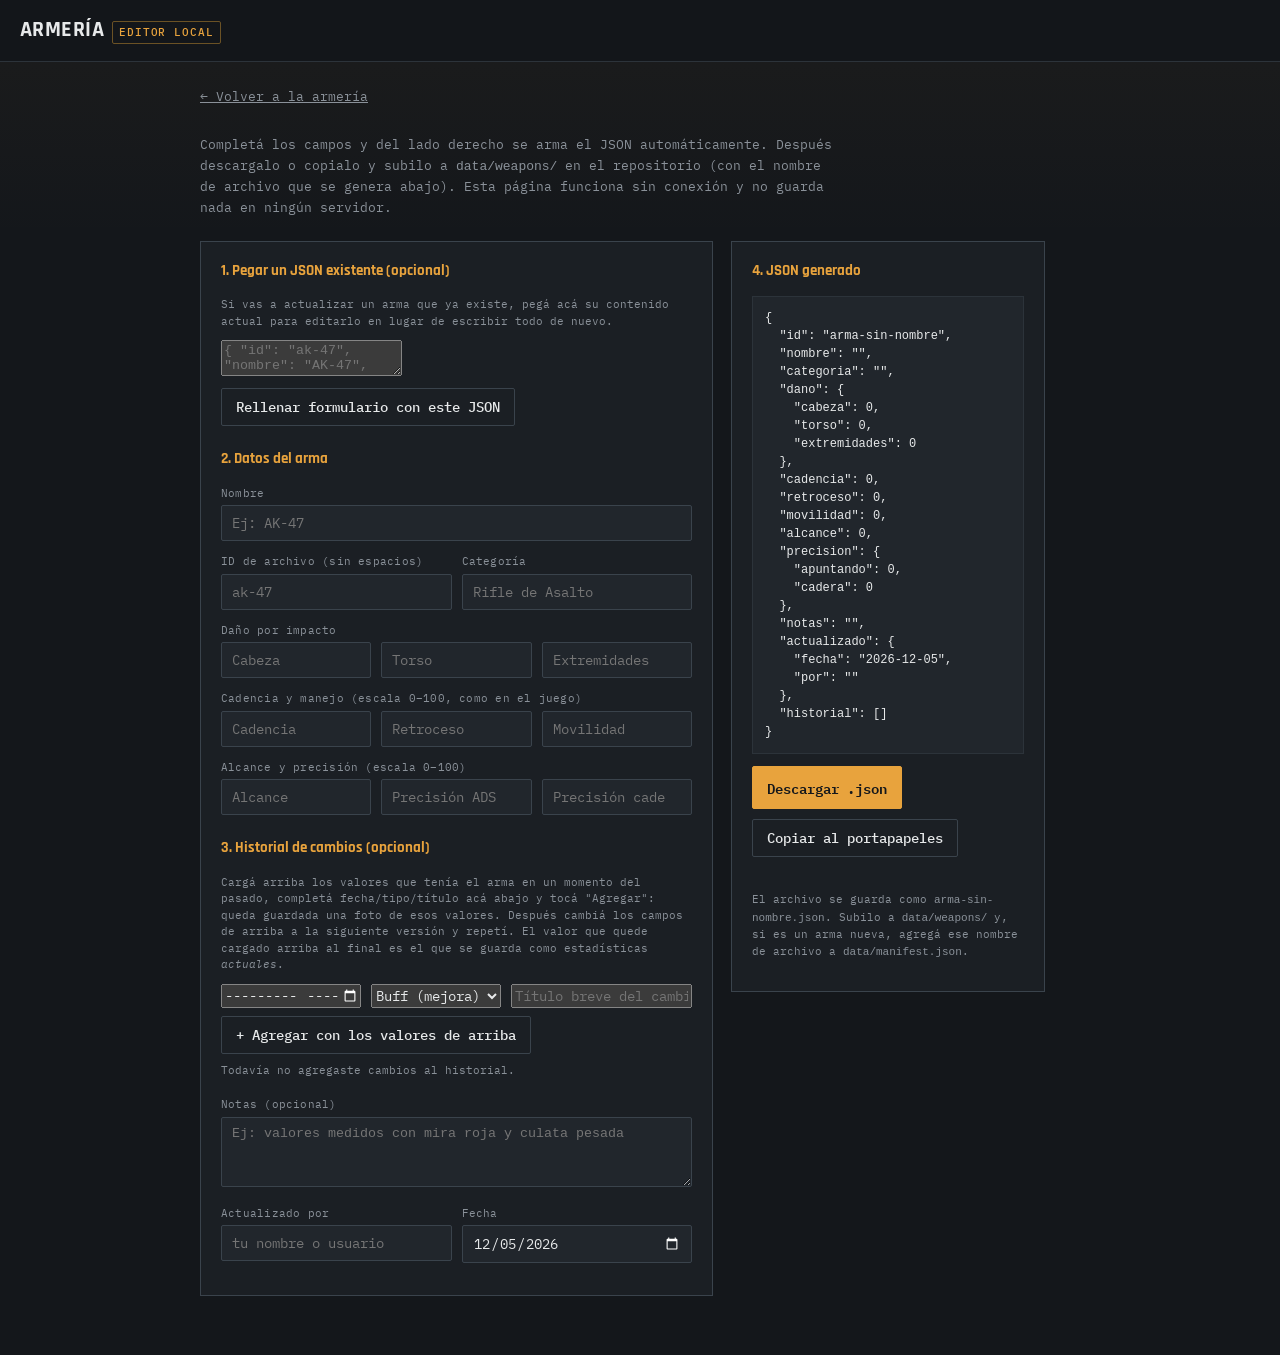
<file: tools/editor.html>
<!DOCTYPE html>
<html lang="es">
<head>
<meta charset="UTF-8">
<meta name="viewport" content="width=device-width, initial-scale=1.0">
<title>Editor de armas — Armería Blood Strike</title>
<link rel="preconnect" href="https://fonts.googleapis.com">
<link rel="preconnect" href="https://fonts.gstatic.com" crossorigin>
<link href="https://fonts.googleapis.com/css2?family=Rajdhani:wght@600;700&family=IBM+Plex+Mono:wght@400;500;600&display=swap" rel="stylesheet">
<link rel="stylesheet" href="../css/style.css">
</head>
<body>

<header class="topbar">
  <div class="wordmark">ARMERÍA <span>EDITOR LOCAL</span></div>
</header>

<div class="editor-wrap">
  <a class="back-link" href="../index.html">← Volver a la armería</a>
  <p class="editor-intro">
    Completá los campos y del lado derecho se arma el JSON automáticamente.
    Después descargalo o copialo y subilo a <code>data/weapons/</code> en el
    repositorio (con el nombre de archivo que se genera abajo). Esta página
    funciona sin conexión y no guarda nada en ningún servidor.
  </p>

  <div class="editor-layout">
    <div class="panel">
      <div class="panel__title">1. Pegar un JSON existente (opcional)</div>
      <p class="hint">Si vas a actualizar un arma que ya existe, pegá acá su contenido actual para editarlo en lugar de escribir todo de nuevo.</p>
      <div class="paste-box">
        <textarea id="pegar" placeholder='{ "id": "ak-47", "nombre": "AK-47", ... }'></textarea>
        <div class="actions">
          <button class="btn secondary" id="btn-rellenar">Rellenar formulario con este JSON</button>
        </div>
      </div>

      <div class="panel__title" style="margin-top:22px;">2. Datos del arma</div>

      <div class="field">
        <label for="nombre">Nombre</label>
        <input type="text" id="nombre" placeholder="Ej: AK-47">
      </div>

      <div class="field-grid-2">
        <div class="field">
          <label for="id">ID de archivo (sin espacios)</label>
          <input type="text" id="id" placeholder="ak-47">
        </div>
        <div class="field">
          <label for="categoria">Categoría</label>
          <input type="text" id="categoria" list="categorias" placeholder="Rifle de Asalto">
          <datalist id="categorias">
            <option value="Rifle de Asalto">
            <option value="Subfusil">
            <option value="Escopeta">
            <option value="Francotirador">
            <option value="Ametralladora Ligera">
            <option value="Pistolas">
            <option value="Lanzadores">
          </datalist>
        </div>
      </div>

      <div class="field">
        <label>Daño por impacto</label>
        <div class="field-grid">
          <input type="number" id="dano_cabeza" placeholder="Cabeza">
          <input type="number" id="dano_torso" placeholder="Torso">
          <input type="number" id="dano_extremidades" placeholder="Extremidades">
        </div>
      </div>

      <div class="field">
        <label>Cadencia y manejo (escala 0–100, como en el juego)</label>
        <div class="field-grid">
          <input type="number" id="cadencia" placeholder="Cadencia" min="0" max="100">
          <input type="number" id="retroceso" placeholder="Retroceso" min="0" max="100">
          <input type="number" id="movilidad" placeholder="Movilidad" min="0" max="100">
        </div>
      </div>

      <div class="field">
        <label>Alcance y precisión (escala 0–100)</label>
        <div class="field-grid">
          <input type="number" id="alcance" placeholder="Alcance" min="0" max="100">
          <input type="number" id="precision_apuntando" placeholder="Precisión ADS" min="0" max="100">
          <input type="number" id="precision_cadera" placeholder="Precisión cadera" min="0" max="100">
        </div>
      </div>

      <div class="panel__title" style="margin-top:22px;">3. Historial de cambios (opcional)</div>
      <p class="hint">
        Cargá arriba los valores que tenía el arma en un momento del pasado,
        completá fecha/tipo/título acá abajo y tocá "Agregar": queda
        guardada una foto de esos valores. Después cambiá los campos de
        arriba a la siguiente versión y repetí. El valor que quede cargado
        arriba al final es el que se guarda como estadísticas <em>actuales</em>.
      </p>
      <div class="hist-add-grid">
        <input type="month" id="hist-fecha" aria-label="Fecha del cambio">
        <select id="hist-tipo" aria-label="Tipo de cambio">
          <option value="buff">Buff (mejora)</option>
          <option value="nerf">Nerf (debilita)</option>
          <option value="ajuste">Ajuste</option>
        </select>
        <input type="text" id="hist-titulo" placeholder="Título breve del cambio" aria-label="Título del cambio">
      </div>
      <div class="actions" style="margin-top:8px;">
        <button type="button" class="btn secondary" id="btn-agregar-historial">+ Agregar con los valores de arriba</button>
      </div>
      <div id="hist-lista" style="margin-top:6px;">
        <p class="hint">Todavía no agregaste cambios al historial.</p>
      </div>

      <div class="field" style="margin-top:18px;">
        <label for="notas">Notas (opcional)</label>
        <textarea id="notas" placeholder="Ej: valores medidos con mira roja y culata pesada"></textarea>
      </div>

      <div class="field-grid-2">
        <div class="field">
          <label for="por">Actualizado por</label>
          <input type="text" id="por" placeholder="tu nombre o usuario">
        </div>
        <div class="field">
          <label for="fecha">Fecha</label>
          <input type="date" id="fecha">
        </div>
      </div>
    </div>

    <div class="panel">
      <div class="panel__title">4. JSON generado</div>
      <pre class="json-preview" id="preview"></pre>
      <div class="actions">
        <button class="btn" id="btn-descargar">Descargar .json</button>
        <button class="btn secondary" id="btn-copiar">Copiar al portapapeles</button>
      </div>
      <div class="status-msg" id="status"></div>
      <p class="hint">
        El archivo se guarda como <code id="nombre-archivo">arma.json</code>.
        Subilo a <code>data/weapons/</code> y, si es un arma nueva, agregá
        ese nombre de archivo a <code>data/manifest.json</code>.
      </p>
    </div>
  </div>
</div>

<script src="editor.js" defer></script>
</body>
</html>
</file>
<file: css/style.css>
/* ===================================================================
   Blood Strike — Armería
   Paleta: consola táctica / pantalla de inspección de arma.
   =================================================================== */

:root {
  --bg: #14171b;
  --panel: #1b1f24;
  --panel-2: #21262c;
  --border: #2c333a;
  --border-strong: #3a434c;
  --text: #e7e9ea;
  --text-muted: #8a9199;
  --accent: #e8a33d;      /* ámbar — acción / foco / ajuste */
  --accent-dim: #6b5225;
  --cyan: #4fd1c5;        /* selección / activo */
  --danger: #e2574c;      /* daño alto / nerf */
  --buff: #64c76a;        /* buff */
  --radius: 2px;
  --mono: "IBM Plex Mono", "SFMono-Regular", Consolas, monospace;
  --display: "Rajdhani", "Segoe UI", sans-serif;
}

* { box-sizing: border-box; }

html { color-scheme: dark; }

body {
  margin: 0;
  background: var(--bg);
  background-image:
    linear-gradient(180deg, rgba(232, 163, 61, 0.04), transparent 240px);
  color: var(--text);
  font-family: var(--mono);
  font-size: 14px;
  line-height: 1.5;
}

a { color: var(--cyan); }

button, select, input {
  font-family: inherit;
  font-size: inherit;
  color: inherit;
}

::selection { background: var(--accent); color: #14171b; }

/* Foco visible siempre (accesibilidad) */
:focus-visible {
  outline: 2px solid var(--cyan);
  outline-offset: 2px;
}

/* ---------- Cabecera ---------- */

.topbar {
  position: sticky;
  top: 0;
  z-index: 10;
  display: flex;
  flex-wrap: wrap;
  align-items: center;
  gap: 16px;
  padding: 14px 20px;
  background: rgba(20, 23, 27, 0.94);
  backdrop-filter: blur(6px);
  border-bottom: 1px solid var(--border);
}

.wordmark {
  display: flex;
  align-items: baseline;
  gap: 8px;
  font-family: var(--display);
  font-weight: 700;
  font-size: 22px;
  letter-spacing: 0.02em;
  color: var(--text);
  white-space: nowrap;
}

.wordmark span {
  font-family: var(--mono);
  font-weight: 500;
  font-size: 11px;
  letter-spacing: 0.08em;
  color: var(--accent);
  border: 1px solid var(--accent-dim);
  padding: 2px 6px;
  border-radius: var(--radius);
}

.search-input {
  flex: 1 1 220px;
  min-width: 160px;
  background: var(--panel);
  border: 1px solid var(--border-strong);
  color: var(--text);
  padding: 9px 12px;
  border-radius: var(--radius);
}

.search-input::placeholder { color: var(--text-muted); }

.sort-select {
  background: var(--panel);
  border: 1px solid var(--border-strong);
  padding: 9px 10px;
  border-radius: var(--radius);
}

/* ---------- Filtros de categoría ---------- */

.filters {
  display: flex;
  flex-wrap: wrap;
  gap: 8px;
  padding: 14px 20px;
  border-bottom: 1px solid var(--border);
}

.chip {
  background: var(--panel);
  border: 1px solid var(--border-strong);
  color: var(--text-muted);
  padding: 6px 12px;
  border-radius: var(--radius);
  cursor: pointer;
  font-size: 12.5px;
  letter-spacing: 0.02em;
}

.chip:hover { border-color: var(--cyan); color: var(--text); }

.chip.active {
  background: var(--accent);
  border-color: var(--accent);
  color: #14171b;
  font-weight: 600;
}

/* ---------- Grilla de armas ---------- */

.weapon-grid {
  display: grid;
  grid-template-columns: repeat(auto-fill, minmax(240px, 1fr));
  gap: 14px;
  padding: 20px;
  max-width: 1400px;
  margin: 0 auto;
}

.weapon-card {
  --clip: 12px;
  background: var(--panel);
  border: 1px solid var(--border-strong);
  clip-path: polygon(
    0 0, calc(100% - var(--clip)) 0, 100% var(--clip),
    100% 100%, var(--clip) 100%, 0 calc(100% - var(--clip))
  );
  padding: 14px 16px 16px;
  cursor: pointer;
  transition: border-color 120ms ease, box-shadow 120ms ease;
  text-align: left;
}

.weapon-card:hover,
.weapon-card:focus-visible {
  border-color: var(--cyan);
  box-shadow: 0 0 0 1px rgba(79, 209, 197, 0.25) inset;
}

.weapon-card__top {
  display: flex;
  justify-content: space-between;
  align-items: baseline;
  gap: 8px;
  margin-bottom: 10px;
}

.weapon-card__name {
  font-family: var(--display);
  font-weight: 700;
  font-size: 18px;
  color: var(--text);
}

.weapon-card__cat {
  font-size: 10.5px;
  color: var(--text-muted);
  white-space: nowrap;
}

.stat-row {
  display: grid;
  grid-template-columns: 40px 1fr 28px;
  align-items: center;
  gap: 8px;
  margin-top: 6px;
}

.stat-row__label {
  font-size: 10.5px;
  color: var(--text-muted);
  letter-spacing: 0.04em;
}

.stat-row__value {
  font-size: 11px;
  text-align: right;
  color: var(--text-muted);
}

.bar {
  display: inline-block; /*fix*/
  height: 6px;
  background: var(--panel-2);
  border: 1px solid var(--border);
  border-radius: 1px;
  overflow: hidden;
}

.bar__fill {
  display: block;
  height: 100%;
  background: var(--accent);
}

.bar__fill.cyan { background: var(--cyan); }
.bar__fill.danger { background: var(--danger); }

.weapon-card__empty {
  margin-top: 10px;
  font-size: 11px;
  color: var(--text-muted);
  border-top: 1px dashed var(--border-strong);
  padding-top: 8px;
}

.empty-state, .error-state {
  padding: 60px 20px;
  text-align: center;
  color: var(--text-muted);
  max-width: 480px;
  margin: 0 auto;
}

.error-state code {
  display: block;
  margin-top: 10px;
  color: var(--danger);
  font-size: 12px;
}

/* ---------- Panel de detalle ---------- */

.detail-overlay {
  position: fixed;
  inset: 0;
  background: rgba(10, 12, 14, 0.72);
  display: flex;
  align-items: flex-start;
  justify-content: center;
  padding: 40px 16px;
  overflow-y: auto;
  z-index: 20;
}

.detail-overlay.hidden { display: none; }

.detail-panel {
  background: var(--panel);
  border: 1px solid var(--border-strong);
  max-width: 560px;
  width: 100%;
  padding: 24px 26px 26px;
}

.detail-panel__head {
  display: flex;
  justify-content: space-between;
  align-items: flex-start;
  gap: 12px;
  border-bottom: 1px solid var(--border);
  padding-bottom: 14px;
  margin-bottom: 18px;
}

.detail-panel__name
{
  font-family: var(--display);
  font-size: 26px;
  font-weight: 700;
}

.detail-panel__cat {
  color: var(--accent);
  font-size: 12px;
  letter-spacing: 0.03em;
  margin-top: 2px;
}

.detail-close {
  justify-content: left;
  background: none;
  border: 1px solid var(--border-strong);
  color: var(--text-muted);
  width: 30px;
  height: 30px;
  cursor: pointer;
  border-radius: var(--radius);
}

.detail-close:hover { color: var(--text); border-color: var(--cyan); }

.detail-section { margin-bottom: 18px; }

.detail-section__title {
  font-size: 11px;
  color: var(--text-muted);
  letter-spacing: 0.06em;
  margin-bottom: 8px;
}

.dano-grid {
  display: grid;
  grid-template-columns: repeat(3, 1fr);
  gap: 10px;
}

.dano-cell {
  background: var(--panel-2);
  border: 1px solid var(--border);
  padding: 10px;
  text-align: center;
}

.dano-cell__num {
  font-family: var(--display);
  font-size: 22px;
  font-weight: 700;
  color: var(--danger);
}

.dano-cell__label {
  font-size: 10px;
  color: var(--text-muted);
  margin-top: 2px;
}

.detail-panel .stat-row { grid-template-columns: 90px 1fr 32px; margin-top: 10px; }
.detail-panel .stat-row__label { font-size: 11px; }

.detail-notas {
  font-size: 12.5px;
  color: var(--text-muted);
  font-style: italic;
  line-height: 1.5;
}

.detail-meta {
  font-size: 11px;
  color: var(--text-muted);
  border-top: 1px solid var(--border);
  padding-top: 12px;
  margin-top: 4px;
}

/* ---------- Historial de cambios ---------- */

.hidden { display: none; }

.tag {
  display: inline-block;
  font-size: 10.5px;
  font-weight: 700;
  letter-spacing: 0.03em;
  padding: 2px 7px;
  border-radius: 2px;
  line-height: 1.6;
}

.tag-buff { background: rgba(100, 199, 106, 0.12); color: var(--buff); border: 1px solid rgba(100, 199, 106, 0.4); }
.tag-nerf { background: rgba(226, 87, 76, 0.12); color: var(--danger); border: 1px solid rgba(226, 87, 76, 0.4); }
.tag-ajuste { background: rgba(232, 163, 61, 0.12); color: var(--accent); border: 1px solid rgba(232, 163, 61, 0.4); }

.historial-toggle { width: 100%; text-align: left; }

.historial-body { margin-top: 12px; }

.historial-year { margin-top: 14px; }

.historial-year:first-child { margin-top: 0; }

.historial-year__title {
  font-family: var(--display);
  font-size: 13px;
  font-weight: 700;
  color: var(--text-muted);
  margin-bottom: 6px;
}

.historial-entry {
  border-top: 1px dashed var(--border-strong);
  padding: 9px 0;
}

.historial-entry__row {
  display: flex;
  align-items: center;
  gap: 8px;
  flex-wrap: wrap;
  font-size: 12.5px;
}

.historial-entry__mes { font-weight: 600; }

.historial-entry__titulo { color: var(--text-muted); font-size: 12px; }

.historial-entry__toggle {
  background: none;
  border: none;
  color: var(--cyan);
  cursor: pointer;
  font-size: 12px;
  padding: 0;
  text-decoration: underline;
  margin-left: auto;
}

.historial-entry__snapshot {
  display: none;
  margin-top: 10px;
  padding-left: 2px;
}

.historial-entry__snapshot.open { display: block; }

.historial-entry__snapshot .dano-grid { margin-bottom: 8px; }

/* ---------- Historial dentro del editor (tools/editor.html) ---------- */

.hist-add-grid {
  display: grid;
  grid-template-columns: 140px 130px 1fr;
  gap: 10px;
}

@media (max-width: 560px) {
  .hist-add-grid { grid-template-columns: 1fr; }
}

.hist-item {
  display: flex;
  align-items: center;
  gap: 8px;
  padding: 7px 0;
  border-top: 1px dashed var(--border-strong);
  font-size: 12px;
  flex-wrap: wrap;
}

.hist-item__titulo { color: var(--text-muted); }

.hist-item__quitar {
  background: none;
  border: 1px solid var(--border-strong);
  color: var(--text-muted);
  font-size: 11px;
  padding: 2px 8px;
  cursor: pointer;
  margin-left: auto;
  border-radius: var(--radius);
}

.hist-item__quitar:hover { color: var(--danger); border-color: var(--danger); }

/* ---------- Pie ---------- */

footer {
  text-align: center;
  padding: 30px 20px 40px;
  color: var(--text-muted);
  font-size: 12px;
}

footer a { color: var(--text-muted); text-decoration: underline; }
footer a:hover { color: var(--cyan); }

/* ---------- Editor de armas (tools/editor.html) ---------- */

.editor-wrap {
  max-width: 920px;
  margin: 0 auto;
  padding: 24px 20px 60px;
}

.editor-intro {
  color: var(--text-muted);
  font-size: 13px;
  max-width: 640px;
  margin-bottom: 22px;
  line-height: 1.6;
}

.editor-layout {
  display: grid;
  grid-template-columns: 1.1fr 0.9fr;
  gap: 18px;
  align-items: start;
}

@media (max-width: 820px) {
  .editor-layout { grid-template-columns: 1fr; }
}

.panel {
  background: var(--panel);
  border: 1px solid var(--border-strong);
  padding: 18px 20px 20px;
}

.panel__title {
  font-family: var(--display);
  font-size: 15px;
  font-weight: 700;
  margin-bottom: 14px;
  color: var(--accent);
}

.field { margin-bottom: 12px; }

.field label {
  display: block;
  font-size: 11px;
  color: var(--text-muted);
  margin-bottom: 4px;
  letter-spacing: 0.02em;
}

.field input,
.field select,
.field textarea {
  width: 100%;
  background: var(--panel-2);
  border: 1px solid var(--border-strong);
  color: var(--text);
  padding: 8px 10px;
  border-radius: var(--radius);
}

.field textarea { resize: vertical; min-height: 70px; }

.field-grid {
  display: grid;
  grid-template-columns: repeat(3, 1fr);
  gap: 10px;
}

.field-grid-2 {
  display: grid;
  grid-template-columns: repeat(2, 1fr);
  gap: 10px;
}

.btn {
  background: var(--accent);
  border: 1px solid var(--accent);
  color: #14171b;
  font-weight: 600;
  padding: 9px 14px;
  border-radius: var(--radius);
  cursor: pointer;
}

.btn:hover { filter: brightness(1.08); }

.btn.secondary {
  background: transparent;
  color: var(--text);
  border: 1px solid var(--border-strong);
  font-weight: 500;
}

.btn.secondary:hover { border-color: var(--cyan); }

.actions { display: flex; flex-wrap: wrap; gap: 10px; margin-top: 6px; }

.json-preview {
  background: var(--panel-2);
  border: 1px solid var(--border);
  padding: 12px;
  font-size: 12px;
  white-space: pre-wrap;
  word-break: break-word;
  max-height: 480px;
  overflow: auto;
}

.paste-box { margin-top: 10px; }

.hint { font-size: 11px; color: var(--text-muted); margin-top: 8px; }

.status-msg {
  font-size: 12px;
  margin-top: 10px;
  min-height: 16px;
  color: var(--cyan);
}

.back-link {
  display: inline-block;
  margin-bottom: 16px;
  font-size: 12.5px;
  color: var(--text-muted);
}

/*collabs*/
.colaboradores-titulo {
  font-size: 1.2rem;
  margin-bottom: 20px;
  color: #aaa;
}

/* Contenedor Flexbox para los logos */
.colaboradores-logos {
  display: flex;
  justify-content: center; /* Centra los logos horizontalmente */
  align-items: center;     /* Centra los logos verticalmente */
  gap: 30px;               /* Espacio entre cada logo */
  flex-wrap: wrap;         /* Si no hay espacio, bajan a la siguiente línea */
  margin-bottom: 30px;
}

/* Controlar el tamaño de las imágenes */
.colaboradores-logos img {
  max-width: 50px; /* Ancho máximo para que no se vean gigantes */
  height: auto;
  opacity: 0.7; /* Un poco transparentes para que no resalten demasiado */
  transition: opacity 0.3s ease; /* Transición suave */
}

/* Efecto al pasar el ratón por encima (Hover) */
.colaboradores-logos img:hover {
  opacity: 1; /* Se vuelven 100% visibles al tocarlas con el cursor */
}

/*Imagen de cada arma en la carta*/
.arma-icon {
  width: 32px;
  height: 32px;
  object-fit: contain; /* Evita que la imagen se deforme si no es exactamente cuadrada */
}
.arma-detail-icon/*fix*/
{
  width: 128px;
  height: 64px;
  margin-top: 4px;
}


@media (prefers-reduced-motion: reduce) {
  * { transition: none !important; }
}
</file>
